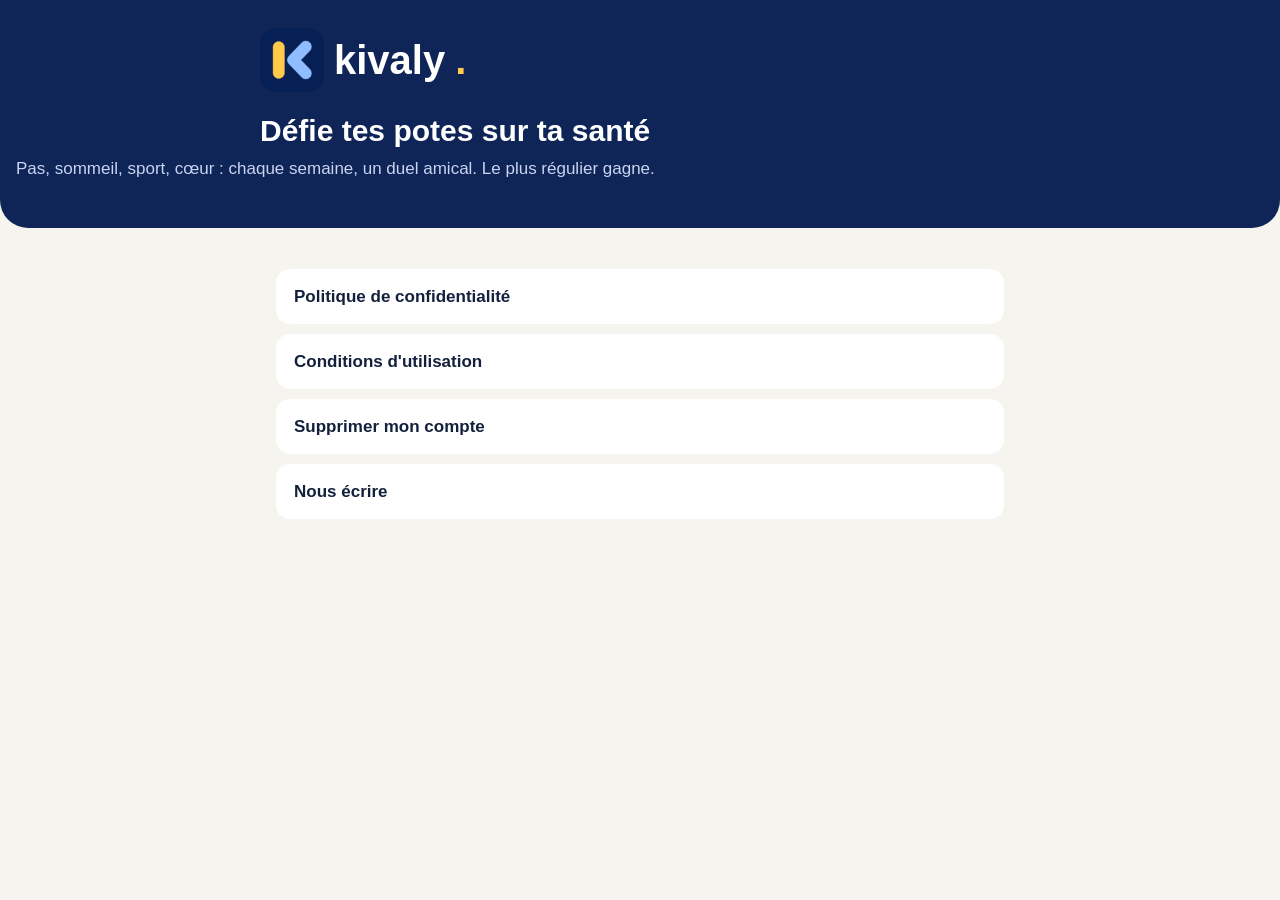
<file: index.html>
<!doctype html>
<html lang="fr">
<head>
<meta charset="utf-8">
<meta name="viewport" content="width=device-width, initial-scale=1">
<title>Kivaly · Ta santé, entre potes</title>
<meta name="description" content="Kivaly transforme tes pas, ton sommeil et ton sport en duels amicaux entre potes.">
<link rel="icon" href="icon.png">
<link rel="stylesheet" href="style.css">
</head>
<body class="home">
<header>
  <a class="brand big" href="./"><img src="icon.png" alt="" width="64" height="64">kivaly<span>.</span></a>
  <h1>Défie tes potes sur ta santé</h1>
  <p class="meta">Pas, sommeil, sport, cœur : chaque semaine, un duel amical. Le plus régulier gagne.</p>
</header>
<main>
  <ul class="links">
    <li><a href="confidentialite.html">Politique de confidentialité</a></li>
    <li><a href="cgu.html">Conditions d'utilisation</a></li>
    <li><a href="suppression.html">Supprimer mon compte</a></li>
    <li><a href="mailto:damiensabau77290@gmail.com">Nous écrire</a></li>
  </ul>
</main>
</body>
</html>
</file>
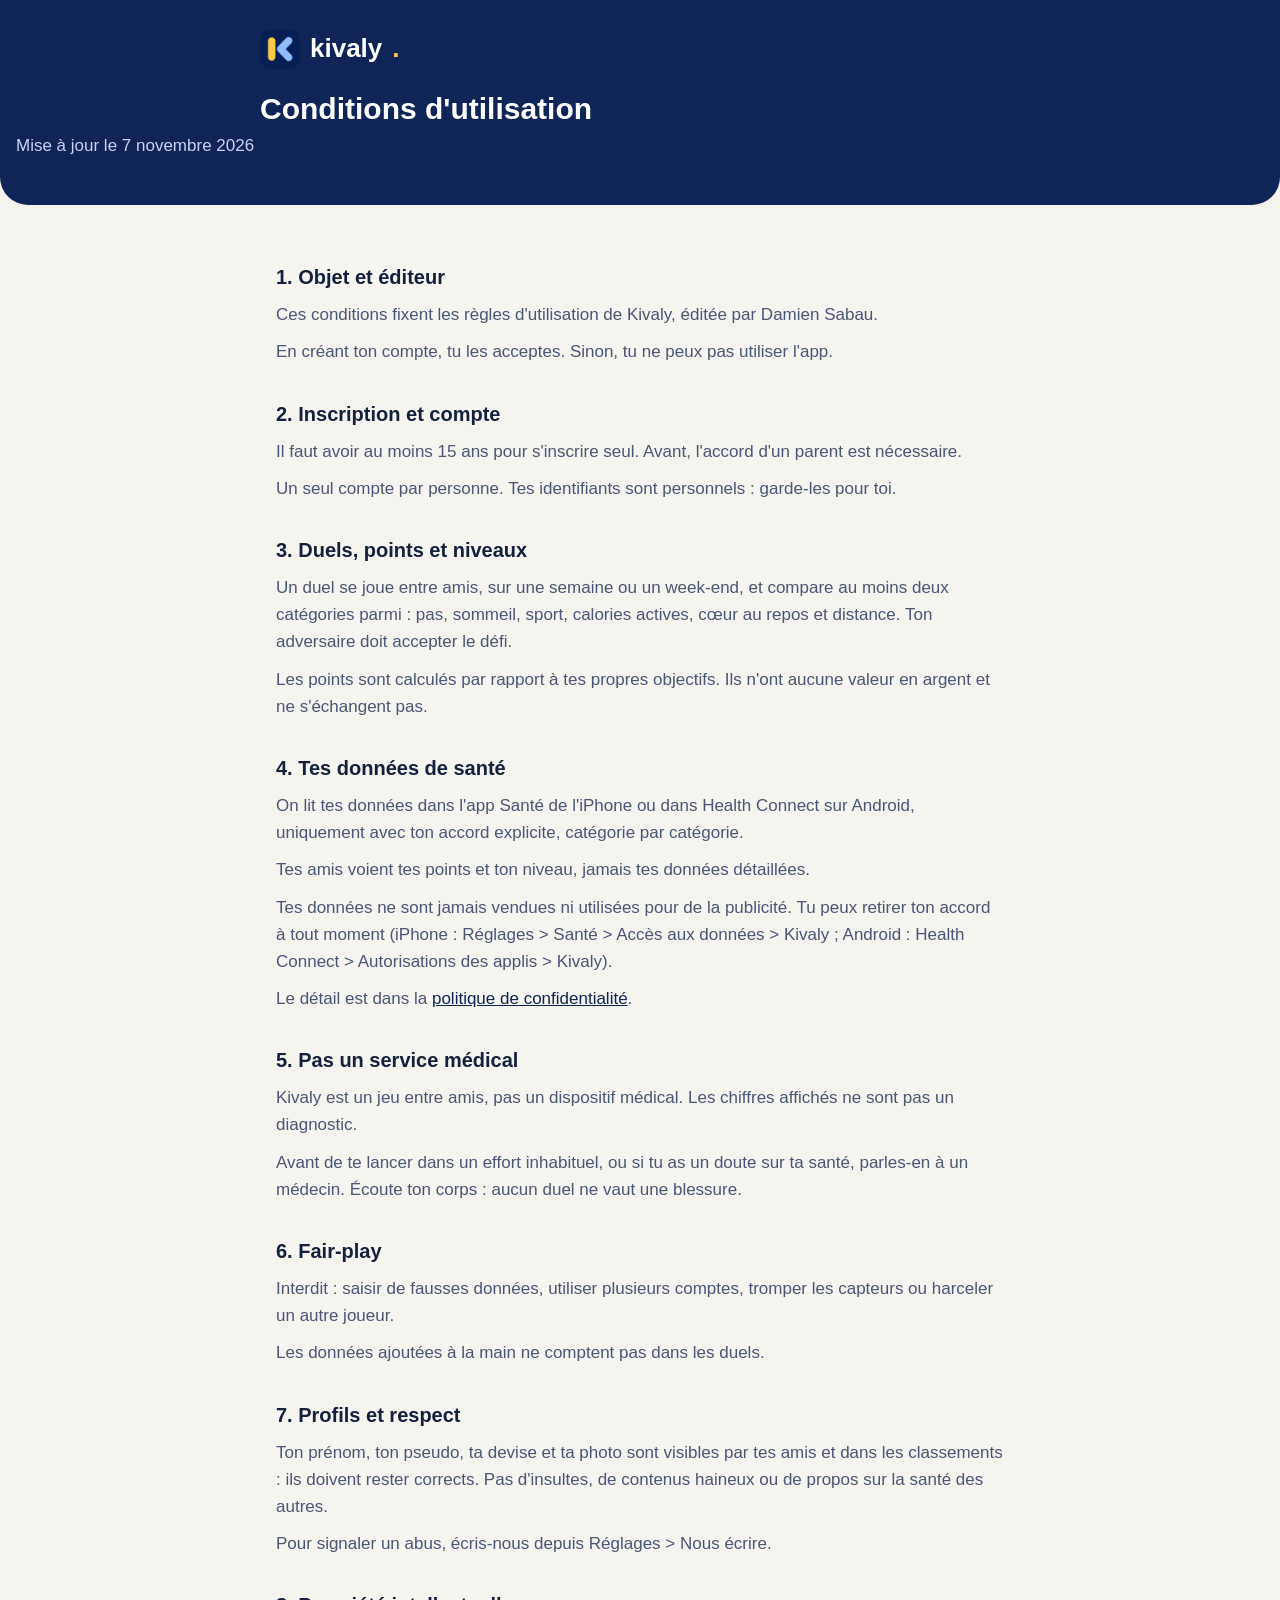
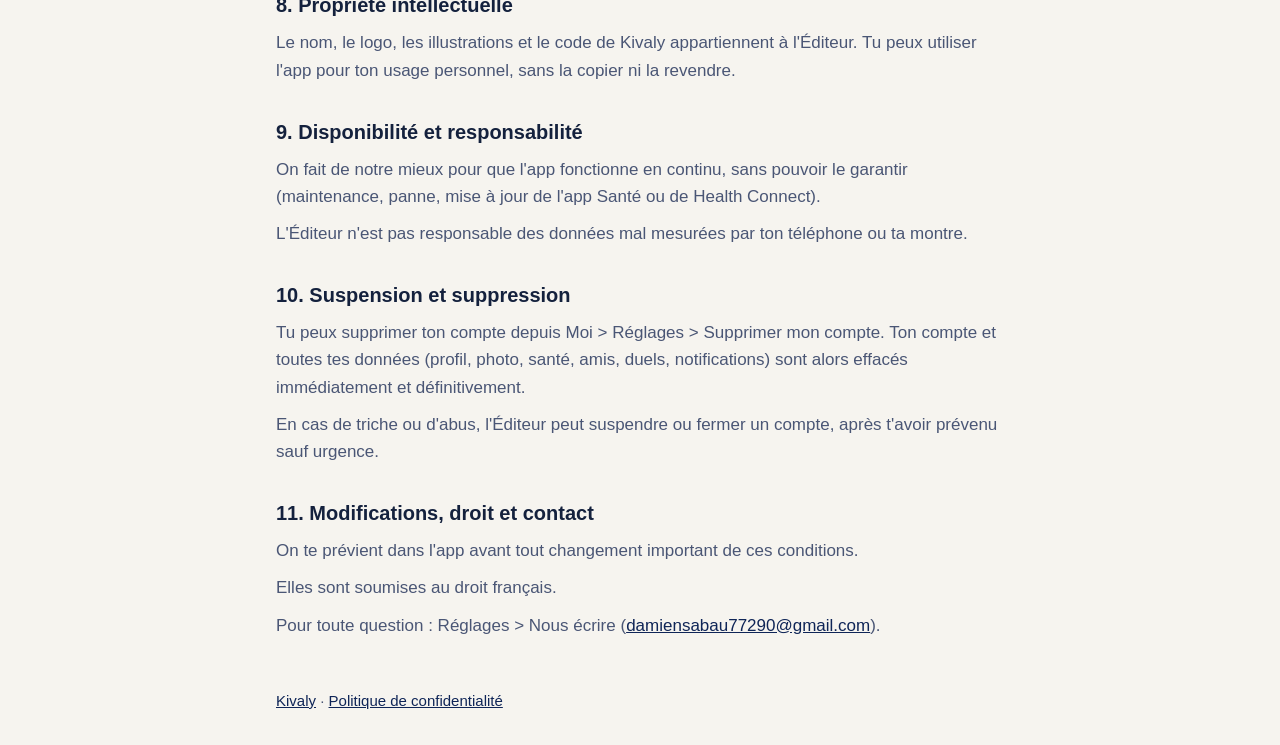
<file: cgu.html>
<!doctype html>
<html lang="fr">
<head>
<meta charset="utf-8">
<meta name="viewport" content="width=device-width, initial-scale=1">
<title>Conditions d'utilisation · Kivaly</title>
<meta name="description" content="Conditions générales d'utilisation de l'application Kivaly.">
<link rel="icon" href="icon.png">
<link rel="stylesheet" href="style.css">
</head>
<body>
<header>
  <a class="brand" href="./"><img src="icon.png" alt="" width="40" height="40">kivaly<span>.</span></a>
  <h1>Conditions d'utilisation</h1>
  <p class="meta">Mise à jour le 7 novembre 2026</p>
</header>
<main>
  <h2>1. Objet et éditeur</h2>
  <p>Ces conditions fixent les règles d'utilisation de Kivaly, éditée par Damien Sabau.</p>
  <p>En créant ton compte, tu les acceptes. Sinon, tu ne peux pas utiliser l'app.</p>

  <h2>2. Inscription et compte</h2>
  <p>Il faut avoir au moins 15 ans pour s'inscrire seul. Avant, l'accord d'un parent est nécessaire.</p>
  <p>Un seul compte par personne. Tes identifiants sont personnels : garde-les pour toi.</p>

  <h2>3. Duels, points et niveaux</h2>
  <p>Un duel se joue entre amis, sur une semaine ou un week-end, et compare au moins deux catégories parmi : pas, sommeil, sport, calories actives, cœur au repos et distance. Ton adversaire doit accepter le défi.</p>
  <p>Les points sont calculés par rapport à tes propres objectifs. Ils n'ont aucune valeur en argent et ne s'échangent pas.</p>

  <h2>4. Tes données de santé</h2>
  <p>On lit tes données dans l'app Santé de l'iPhone ou dans Health Connect sur Android, uniquement avec ton accord explicite, catégorie par catégorie.</p>
  <p>Tes amis voient tes points et ton niveau, jamais tes données détaillées.</p>
  <p>Tes données ne sont jamais vendues ni utilisées pour de la publicité. Tu peux retirer ton accord à tout moment (iPhone : Réglages &gt; Santé &gt; Accès aux données &gt; Kivaly ; Android : Health Connect &gt; Autorisations des applis &gt; Kivaly).</p>
  <p>Le détail est dans la <a href="confidentialite.html">politique de confidentialité</a>.</p>

  <h2>5. Pas un service médical</h2>
  <p>Kivaly est un jeu entre amis, pas un dispositif médical. Les chiffres affichés ne sont pas un diagnostic.</p>
  <p>Avant de te lancer dans un effort inhabituel, ou si tu as un doute sur ta santé, parles-en à un médecin. Écoute ton corps : aucun duel ne vaut une blessure.</p>

  <h2>6. Fair-play</h2>
  <p>Interdit : saisir de fausses données, utiliser plusieurs comptes, tromper les capteurs ou harceler un autre joueur.</p>
  <p>Les données ajoutées à la main ne comptent pas dans les duels.</p>

  <h2>7. Profils et respect</h2>
  <p>Ton prénom, ton pseudo, ta devise et ta photo sont visibles par tes amis et dans les classements : ils doivent rester corrects. Pas d'insultes, de contenus haineux ou de propos sur la santé des autres.</p>
  <p>Pour signaler un abus, écris-nous depuis Réglages &gt; Nous écrire.</p>

  <h2>8. Propriété intellectuelle</h2>
  <p>Le nom, le logo, les illustrations et le code de Kivaly appartiennent à l'Éditeur. Tu peux utiliser l'app pour ton usage personnel, sans la copier ni la revendre.</p>

  <h2>9. Disponibilité et responsabilité</h2>
  <p>On fait de notre mieux pour que l'app fonctionne en continu, sans pouvoir le garantir (maintenance, panne, mise à jour de l'app Santé ou de Health Connect).</p>
  <p>L'Éditeur n'est pas responsable des données mal mesurées par ton téléphone ou ta montre.</p>

  <h2>10. Suspension et suppression</h2>
  <p>Tu peux supprimer ton compte depuis Moi &gt; Réglages &gt; Supprimer mon compte. Ton compte et toutes tes données (profil, photo, santé, amis, duels, notifications) sont alors effacés immédiatement et définitivement.</p>
  <p>En cas de triche ou d'abus, l'Éditeur peut suspendre ou fermer un compte, après t'avoir prévenu sauf urgence.</p>

  <h2>11. Modifications, droit et contact</h2>
  <p>On te prévient dans l'app avant tout changement important de ces conditions.</p>
  <p>Elles sont soumises au droit français.</p>
  <p>Pour toute question : Réglages &gt; Nous écrire (<a href="mailto:damiensabau77290@gmail.com">damiensabau77290@gmail.com</a>).</p>
</main>
<footer><a href="./">Kivaly</a> · <a href="confidentialite.html">Politique de confidentialité</a></footer>
</body>
</html>
</file>
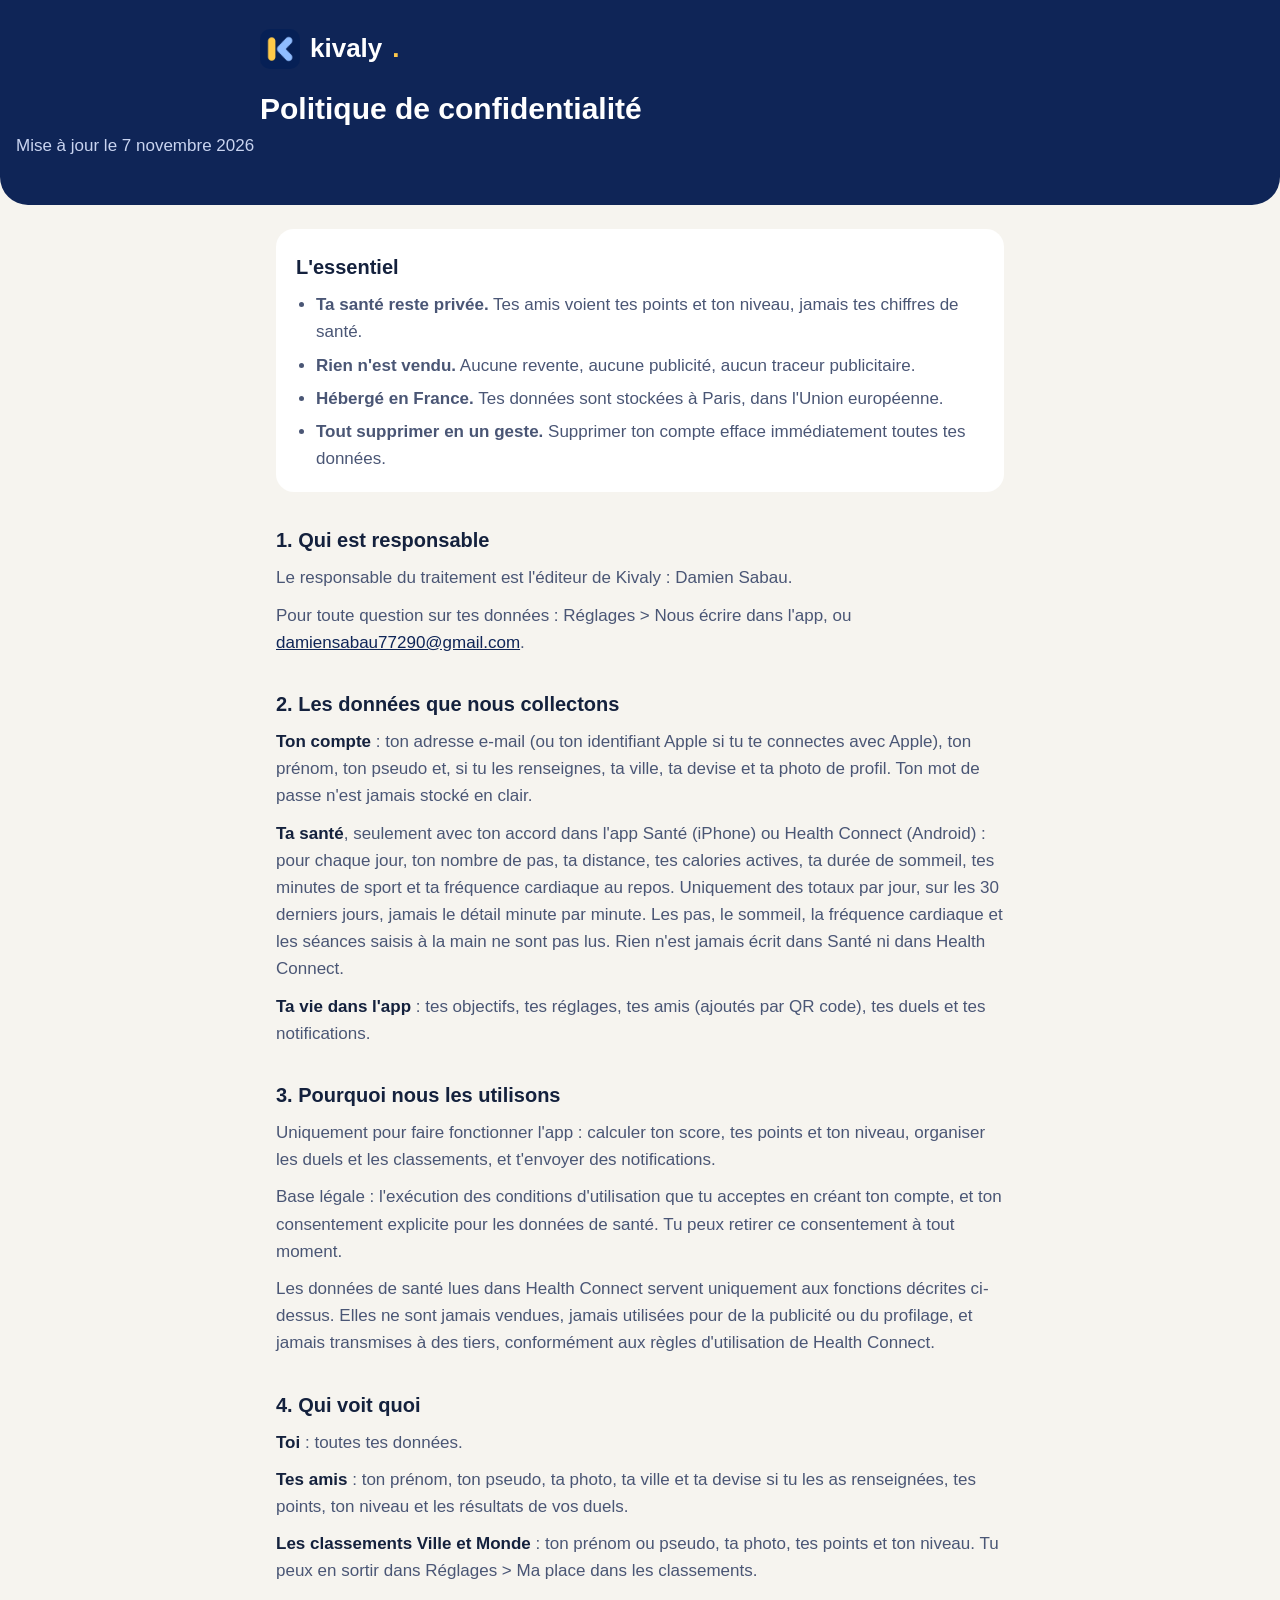
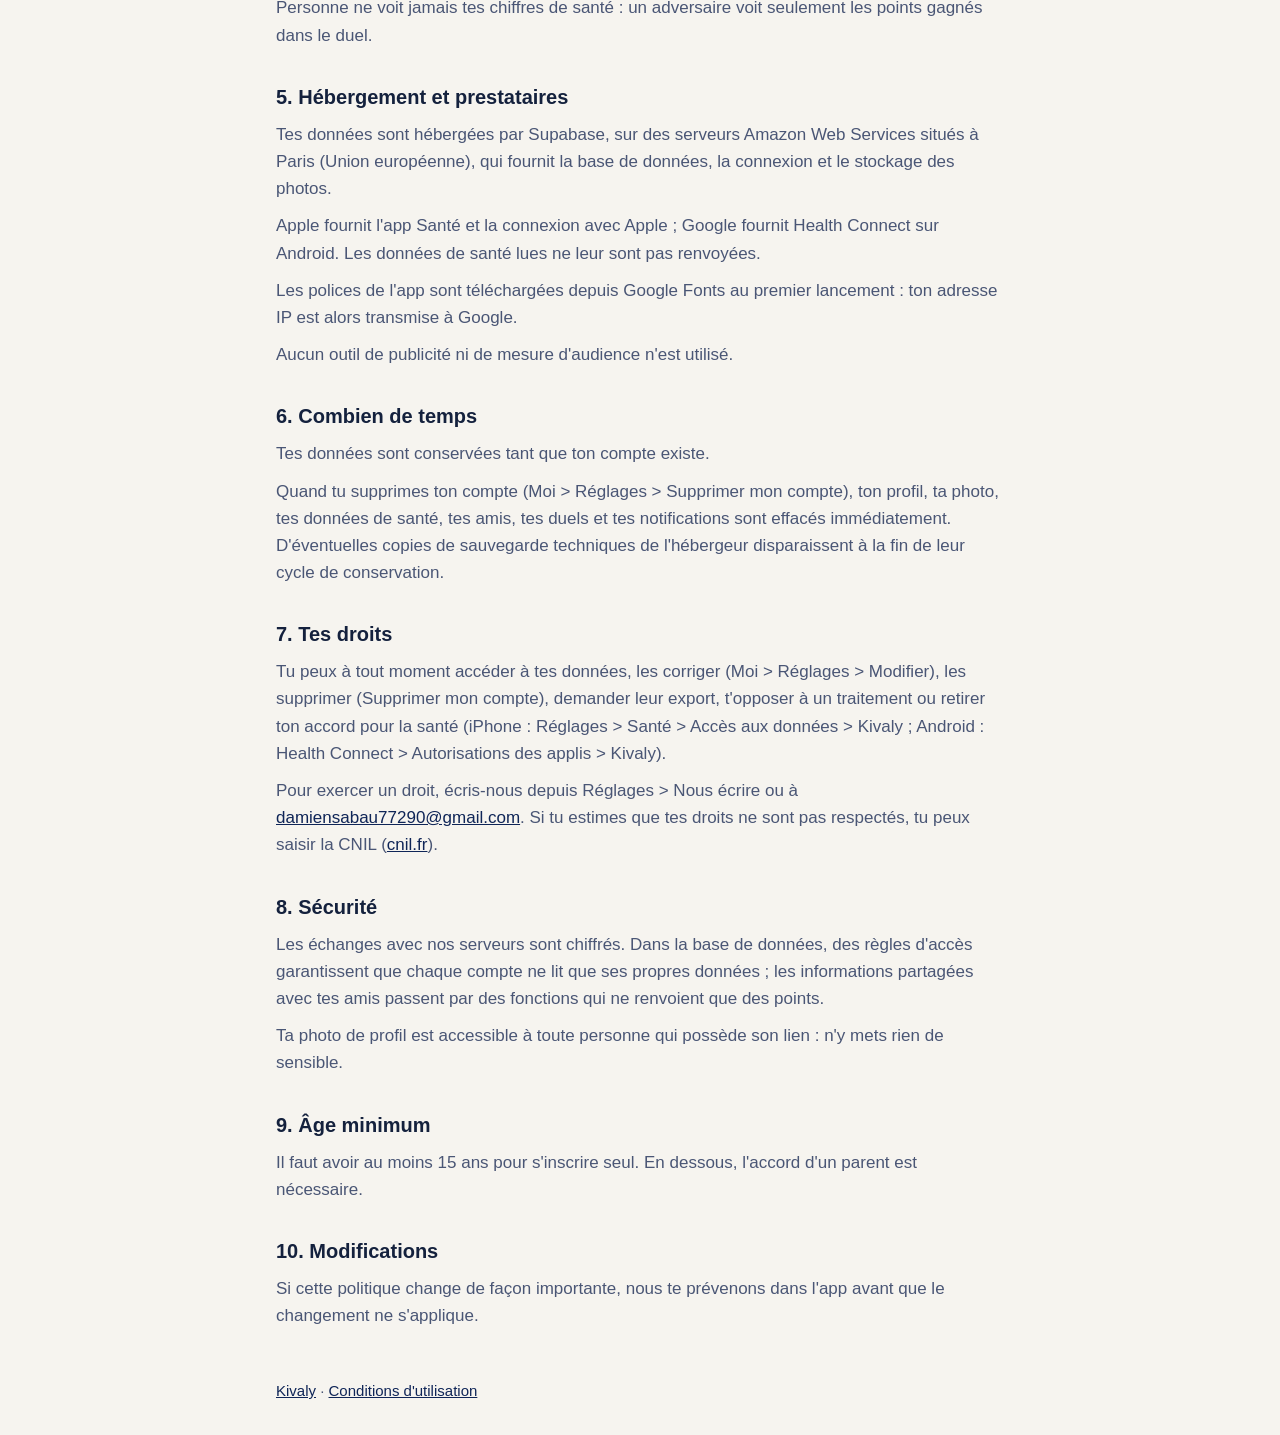
<file: confidentialite.html>
<!doctype html>
<html lang="fr">
<head>
<meta charset="utf-8">
<meta name="viewport" content="width=device-width, initial-scale=1">
<title>Politique de confidentialité · Kivaly</title>
<meta name="description" content="Politique de confidentialité de l'application Kivaly : données collectées, santé (Santé et Health Connect), droits.">
<link rel="icon" href="icon.png">
<link rel="stylesheet" href="style.css">
</head>
<body>
<header>
  <a class="brand" href="./"><img src="icon.png" alt="" width="40" height="40">kivaly<span>.</span></a>
  <h1>Politique de confidentialité</h1>
  <p class="meta">Mise à jour le 7 novembre 2026</p>
</header>
<main>
  <section class="essentials">
    <h2>L'essentiel</h2>
    <ul>
      <li><strong>Ta santé reste privée.</strong> Tes amis voient tes points et ton niveau, jamais tes chiffres de santé.</li>
      <li><strong>Rien n'est vendu.</strong> Aucune revente, aucune publicité, aucun traceur publicitaire.</li>
      <li><strong>Hébergé en France.</strong> Tes données sont stockées à Paris, dans l'Union européenne.</li>
      <li><strong>Tout supprimer en un geste.</strong> Supprimer ton compte efface immédiatement toutes tes données.</li>
    </ul>
  </section>

  <h2>1. Qui est responsable</h2>
  <p>Le responsable du traitement est l'éditeur de Kivaly : Damien Sabau.</p>
  <p>Pour toute question sur tes données : Réglages &gt; Nous écrire dans l'app, ou <a href="mailto:damiensabau77290@gmail.com">damiensabau77290@gmail.com</a>.</p>

  <h2>2. Les données que nous collectons</h2>
  <p><strong>Ton compte</strong> : ton adresse e-mail (ou ton identifiant Apple si tu te connectes avec Apple), ton prénom, ton pseudo et, si tu les renseignes, ta ville, ta devise et ta photo de profil. Ton mot de passe n'est jamais stocké en clair.</p>
  <p><strong>Ta santé</strong>, seulement avec ton accord dans l'app Santé (iPhone) ou Health Connect (Android) : pour chaque jour, ton nombre de pas, ta distance, tes calories actives, ta durée de sommeil, tes minutes de sport et ta fréquence cardiaque au repos. Uniquement des totaux par jour, sur les 30 derniers jours, jamais le détail minute par minute. Les pas, le sommeil, la fréquence cardiaque et les séances saisis à la main ne sont pas lus. Rien n'est jamais écrit dans Santé ni dans Health Connect.</p>
  <p><strong>Ta vie dans l'app</strong> : tes objectifs, tes réglages, tes amis (ajoutés par QR code), tes duels et tes notifications.</p>

  <h2>3. Pourquoi nous les utilisons</h2>
  <p>Uniquement pour faire fonctionner l'app : calculer ton score, tes points et ton niveau, organiser les duels et les classements, et t'envoyer des notifications.</p>
  <p>Base légale : l'exécution des conditions d'utilisation que tu acceptes en créant ton compte, et ton consentement explicite pour les données de santé. Tu peux retirer ce consentement à tout moment.</p>
  <p>Les données de santé lues dans Health Connect servent uniquement aux fonctions décrites ci-dessus. Elles ne sont jamais vendues, jamais utilisées pour de la publicité ou du profilage, et jamais transmises à des tiers, conformément aux règles d'utilisation de Health Connect.</p>

  <h2>4. Qui voit quoi</h2>
  <p><strong>Toi</strong> : toutes tes données.</p>
  <p><strong>Tes amis</strong> : ton prénom, ton pseudo, ta photo, ta ville et ta devise si tu les as renseignées, tes points, ton niveau et les résultats de vos duels.</p>
  <p><strong>Les classements Ville et Monde</strong> : ton prénom ou pseudo, ta photo, tes points et ton niveau. Tu peux en sortir dans Réglages &gt; Ma place dans les classements.</p>
  <p>Personne ne voit jamais tes chiffres de santé : un adversaire voit seulement les points gagnés dans le duel.</p>

  <h2>5. Hébergement et prestataires</h2>
  <p>Tes données sont hébergées par Supabase, sur des serveurs Amazon Web Services situés à Paris (Union européenne), qui fournit la base de données, la connexion et le stockage des photos.</p>
  <p>Apple fournit l'app Santé et la connexion avec Apple ; Google fournit Health Connect sur Android. Les données de santé lues ne leur sont pas renvoyées.</p>
  <p>Les polices de l'app sont téléchargées depuis Google Fonts au premier lancement : ton adresse IP est alors transmise à Google.</p>
  <p>Aucun outil de publicité ni de mesure d'audience n'est utilisé.</p>

  <h2>6. Combien de temps</h2>
  <p>Tes données sont conservées tant que ton compte existe.</p>
  <p>Quand tu supprimes ton compte (Moi &gt; Réglages &gt; Supprimer mon compte), ton profil, ta photo, tes données de santé, tes amis, tes duels et tes notifications sont effacés immédiatement. D'éventuelles copies de sauvegarde techniques de l'hébergeur disparaissent à la fin de leur cycle de conservation.</p>

  <h2>7. Tes droits</h2>
  <p>Tu peux à tout moment accéder à tes données, les corriger (Moi &gt; Réglages &gt; Modifier), les supprimer (Supprimer mon compte), demander leur export, t'opposer à un traitement ou retirer ton accord pour la santé (iPhone : Réglages &gt; Santé &gt; Accès aux données &gt; Kivaly ; Android : Health Connect &gt; Autorisations des applis &gt; Kivaly).</p>
  <p>Pour exercer un droit, écris-nous depuis Réglages &gt; Nous écrire ou à <a href="mailto:damiensabau77290@gmail.com">damiensabau77290@gmail.com</a>. Si tu estimes que tes droits ne sont pas respectés, tu peux saisir la CNIL (<a href="https://www.cnil.fr">cnil.fr</a>).</p>

  <h2>8. Sécurité</h2>
  <p>Les échanges avec nos serveurs sont chiffrés. Dans la base de données, des règles d'accès garantissent que chaque compte ne lit que ses propres données ; les informations partagées avec tes amis passent par des fonctions qui ne renvoient que des points.</p>
  <p>Ta photo de profil est accessible à toute personne qui possède son lien : n'y mets rien de sensible.</p>

  <h2>9. Âge minimum</h2>
  <p>Il faut avoir au moins 15 ans pour s'inscrire seul. En dessous, l'accord d'un parent est nécessaire.</p>

  <h2>10. Modifications</h2>
  <p>Si cette politique change de façon importante, nous te prévenons dans l'app avant que le changement ne s'applique.</p>
</main>
<footer><a href="./">Kivaly</a> · <a href="cgu.html">Conditions d'utilisation</a></footer>
</body>
</html>
</file>
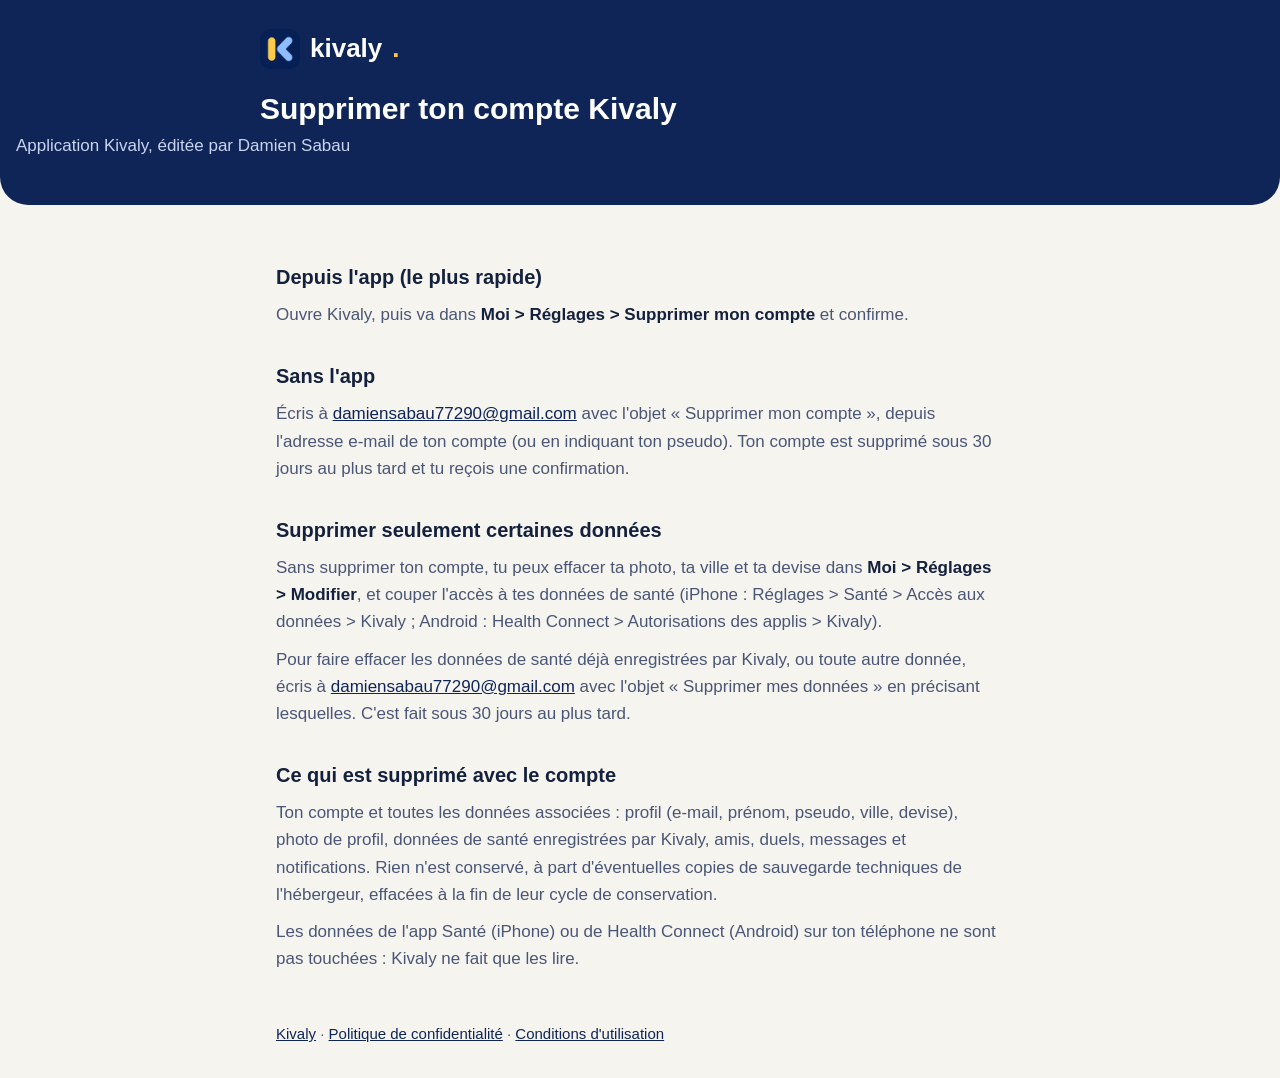
<file: suppression.html>
<!doctype html>
<html lang="fr">
<head>
<meta charset="utf-8">
<meta name="viewport" content="width=device-width, initial-scale=1">
<title>Supprimer son compte · Kivaly</title>
<meta name="description" content="Comment supprimer ton compte Kivaly et toutes tes données.">
<link rel="icon" href="icon.png">
<link rel="stylesheet" href="style.css">
</head>
<body>
<header>
  <a class="brand" href="./"><img src="icon.png" alt="" width="40" height="40">kivaly<span>.</span></a>
  <h1>Supprimer ton compte Kivaly</h1>
  <p class="meta">Application Kivaly, éditée par Damien Sabau</p>
</header>
<main>
  <h2>Depuis l'app (le plus rapide)</h2>
  <p>Ouvre Kivaly, puis va dans <strong>Moi &gt; Réglages &gt; Supprimer mon compte</strong> et confirme.</p>

  <h2>Sans l'app</h2>
  <p>Écris à <a href="mailto:damiensabau77290@gmail.com?subject=Kivaly%20%3A%20supprimer%20mon%20compte">damiensabau77290@gmail.com</a> avec l'objet « Supprimer mon compte », depuis l'adresse e-mail de ton compte (ou en indiquant ton pseudo). Ton compte est supprimé sous 30 jours au plus tard et tu reçois une confirmation.</p>

  <h2 id="donnees">Supprimer seulement certaines données</h2>
  <p>Sans supprimer ton compte, tu peux effacer ta photo, ta ville et ta devise dans <strong>Moi &gt; Réglages &gt; Modifier</strong>, et couper l'accès à tes données de santé (iPhone : Réglages &gt; Santé &gt; Accès aux données &gt; Kivaly ; Android : Health Connect &gt; Autorisations des applis &gt; Kivaly).</p>
  <p>Pour faire effacer les données de santé déjà enregistrées par Kivaly, ou toute autre donnée, écris à <a href="mailto:damiensabau77290@gmail.com?subject=Kivaly%20%3A%20supprimer%20mes%20donn%C3%A9es">damiensabau77290@gmail.com</a> avec l'objet « Supprimer mes données » en précisant lesquelles. C'est fait sous 30 jours au plus tard.</p>

  <h2>Ce qui est supprimé avec le compte</h2>
  <p>Ton compte et toutes les données associées : profil (e-mail, prénom, pseudo, ville, devise), photo de profil, données de santé enregistrées par Kivaly, amis, duels, messages et notifications. Rien n'est conservé, à part d'éventuelles copies de sauvegarde techniques de l'hébergeur, effacées à la fin de leur cycle de conservation.</p>
  <p>Les données de l'app Santé (iPhone) ou de Health Connect (Android) sur ton téléphone ne sont pas touchées : Kivaly ne fait que les lire.</p>
</main>
<footer><a href="./">Kivaly</a> · <a href="confidentialite.html">Politique de confidentialité</a> · <a href="cgu.html">Conditions d'utilisation</a></footer>
</body>
</html>
</file>
<file: style.css>
:root {
  --navy: #0F2557;
  --navy-deep: #0A1430;
  --yellow: #FFC94A;
  --cream: #F6F4EF;
  --ink: #14213D;
  --ink-soft: #4A5675;
  --card: #FFFFFF;
}
* { box-sizing: border-box; }
body {
  margin: 0;
  background: var(--cream);
  color: var(--ink);
  font: 17px/1.6 -apple-system, BlinkMacSystemFont, "Segoe UI", Roboto, sans-serif;
}
header {
  background: var(--navy);
  color: #fff;
  padding: 28px 16px 36px;
  border-radius: 0 0 28px 28px;
}
header > * { max-width: 760px; margin-left: auto; margin-right: auto; }
.brand {
  display: flex; align-items: center; gap: 10px;
  color: #fff; text-decoration: none; font-weight: 800; font-size: 26px;
}
.brand img { border-radius: 10px; }
.brand span { color: var(--yellow); }
.brand.big { font-size: 40px; }
.brand.big img { border-radius: 16px; }
h1 { margin-top: 22px; margin-bottom: 6px; font-size: 30px; line-height: 1.15; }
.meta { margin-top: 0; color: #C9D4F0; }
main { max-width: 760px; margin: 0 auto; padding: 24px 16px 40px; }
h2 { font-size: 20px; margin: 32px 0 8px; }
p { margin: 0 0 10px; color: var(--ink-soft); }
p strong { color: var(--ink); }
a { color: var(--navy); }
.essentials {
  background: var(--card); border-radius: 18px; padding: 6px 20px 14px;
}
.essentials h2 { margin-top: 16px; }
.essentials ul { margin: 0; padding-left: 20px; color: var(--ink-soft); }
.essentials li { margin: 6px 0; }
.links { list-style: none; padding: 0; }
.links li { margin: 10px 0; }
.links a {
  display: block; background: var(--card); border-radius: 14px; padding: 14px 18px;
  font-weight: 700; text-decoration: none; color: var(--ink);
}
footer {
  max-width: 760px; margin: 0 auto; padding: 0 16px 32px; color: var(--ink-soft); font-size: 15px;
}
@media (prefers-color-scheme: dark) {
  :root { --cream: #0A1430; --card: #132650; --ink: #F6F4EF; --ink-soft: #C9D4F0; }
  a { color: var(--yellow); }
}
</file>
